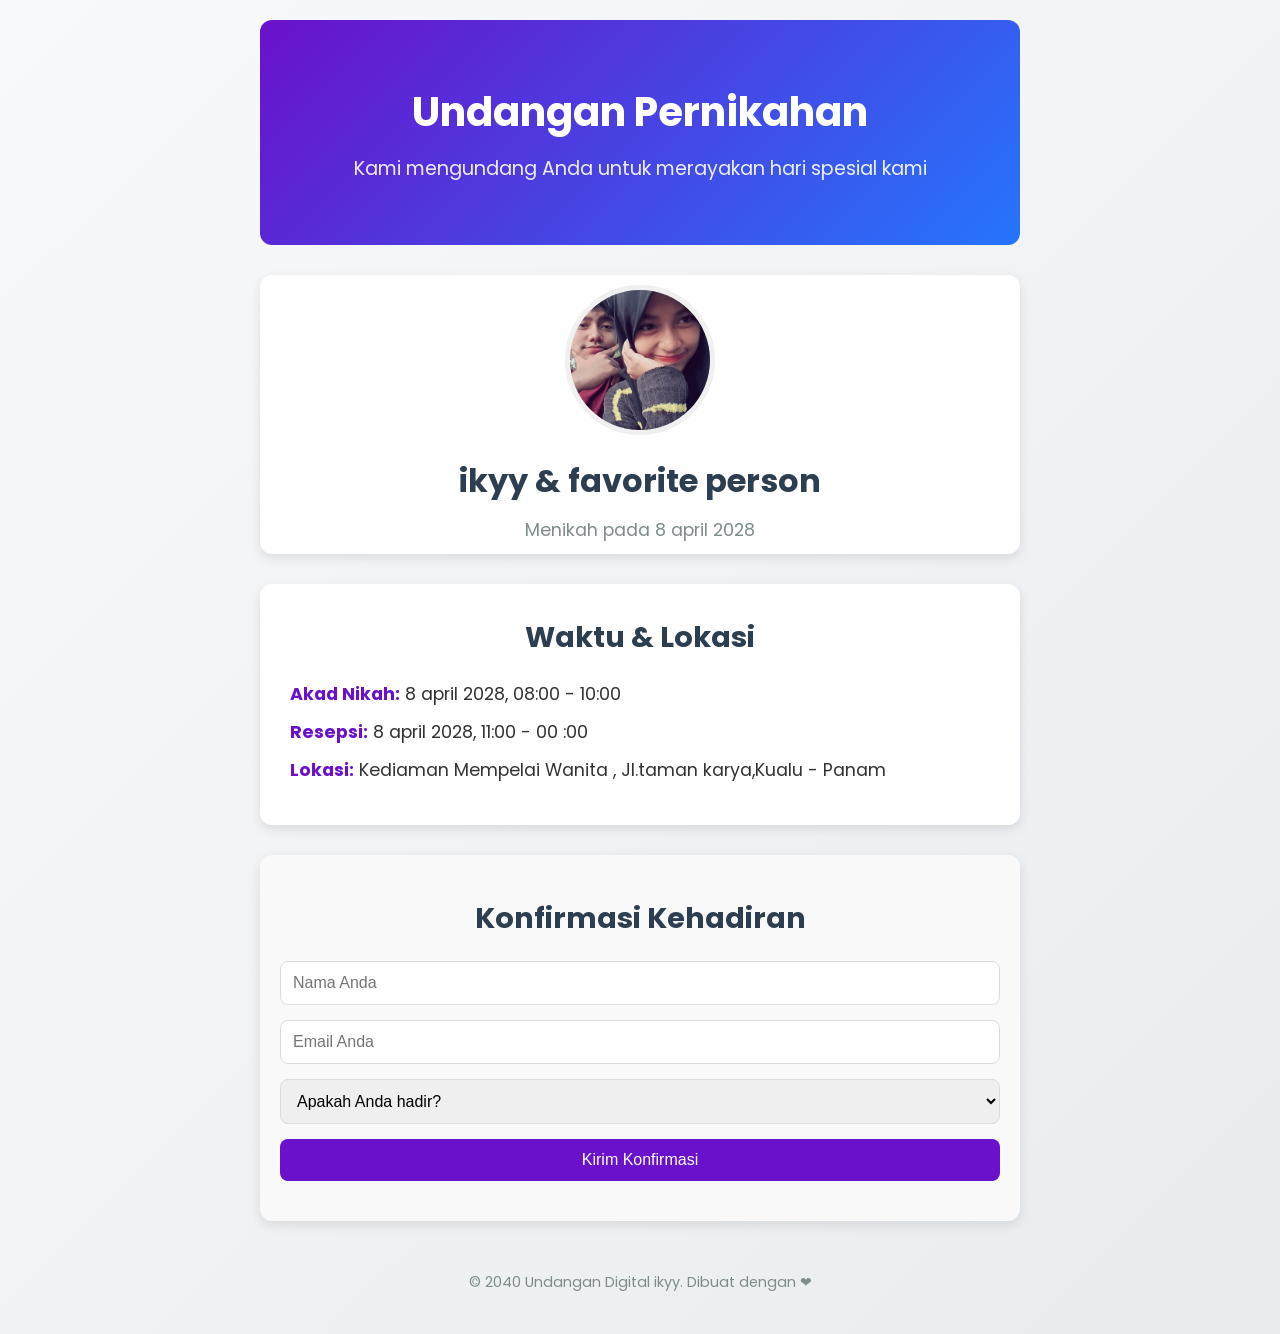
<file: index.html>
<!DOCTYPE html>
<html lang="en">
<head>
<meta charset="UTF-8" />
<meta name="viewport" content="width=device-width,
initial-scale=1.0" />
<title>Undangan Digital</title>
<link rel="stylesheet" href="style.css" />
<link href="https://fonts.googleapis.com/css2?family
=Poppins:wght@300;400;600&display=swap" rel
="stylesheet" />
</head>

<body>
<div class="container">
    <header class="hero">
        <h1>Undangan Pernikahan</h1>
        <p>Kami mengundang Anda untuk merayakan hari spesial
        kami</p>
    </header>

    <section class="couple">
        <div class="photo">
  <img src="ikyy.JPG.png" alt="Foto Pasangan">
</div>
        <h2>ikyy & favorite person</h2>
        <p>Menikah pada 8 april 2028</p>
    </section>

    <section class="event-details">
        <h3>Waktu & Lokasi</h3>
        <p><strong>Akad Nikah:</strong> 8 april 2028, 08:00 -
        10:00</p>
        <p><strong>Resepsi:</strong> 8 april 2028, 11:00 - 00
        :00</p>
        <p><strong>Lokasi:</strong> Kediaman Mempelai Wanita
        , Jl.taman karya,Kualu - Panam</p>
    </section>

    <section class="rsvp" style="padding: 40px 20px; text-align: center; background-color: #f9f9f9;">
    
    <h3>Konfirmasi Kehadiran</h3>

    <form id="rsvpForm" action="https://formspree.io/f/xbdqvvro" method="POST">

    <input type="text" name="Nama" placeholder="Nama Anda" required>

    <input type="email" name="Email" placeholder="Email Anda" required>

    <select name="Kehadiran" required>
        <option value="">Apakah Anda hadir?</option>
        <option value="Hadir">Hadir</option>
        <option value="Tidak Hadir">Tidak Hadir</option>
    </select>

    <button type="submit" id="submitBtn">
        Kirim Konfirmasi
    </button>

    </form>
    </section>

<footer>
    <p>&copy; 2040 Undangan Digital ikyy. Dibuat
    dengan ❤</p>
</footer>
</div>

<!-- <script src="script.js"></script> -->
</body>
</html>
</file>
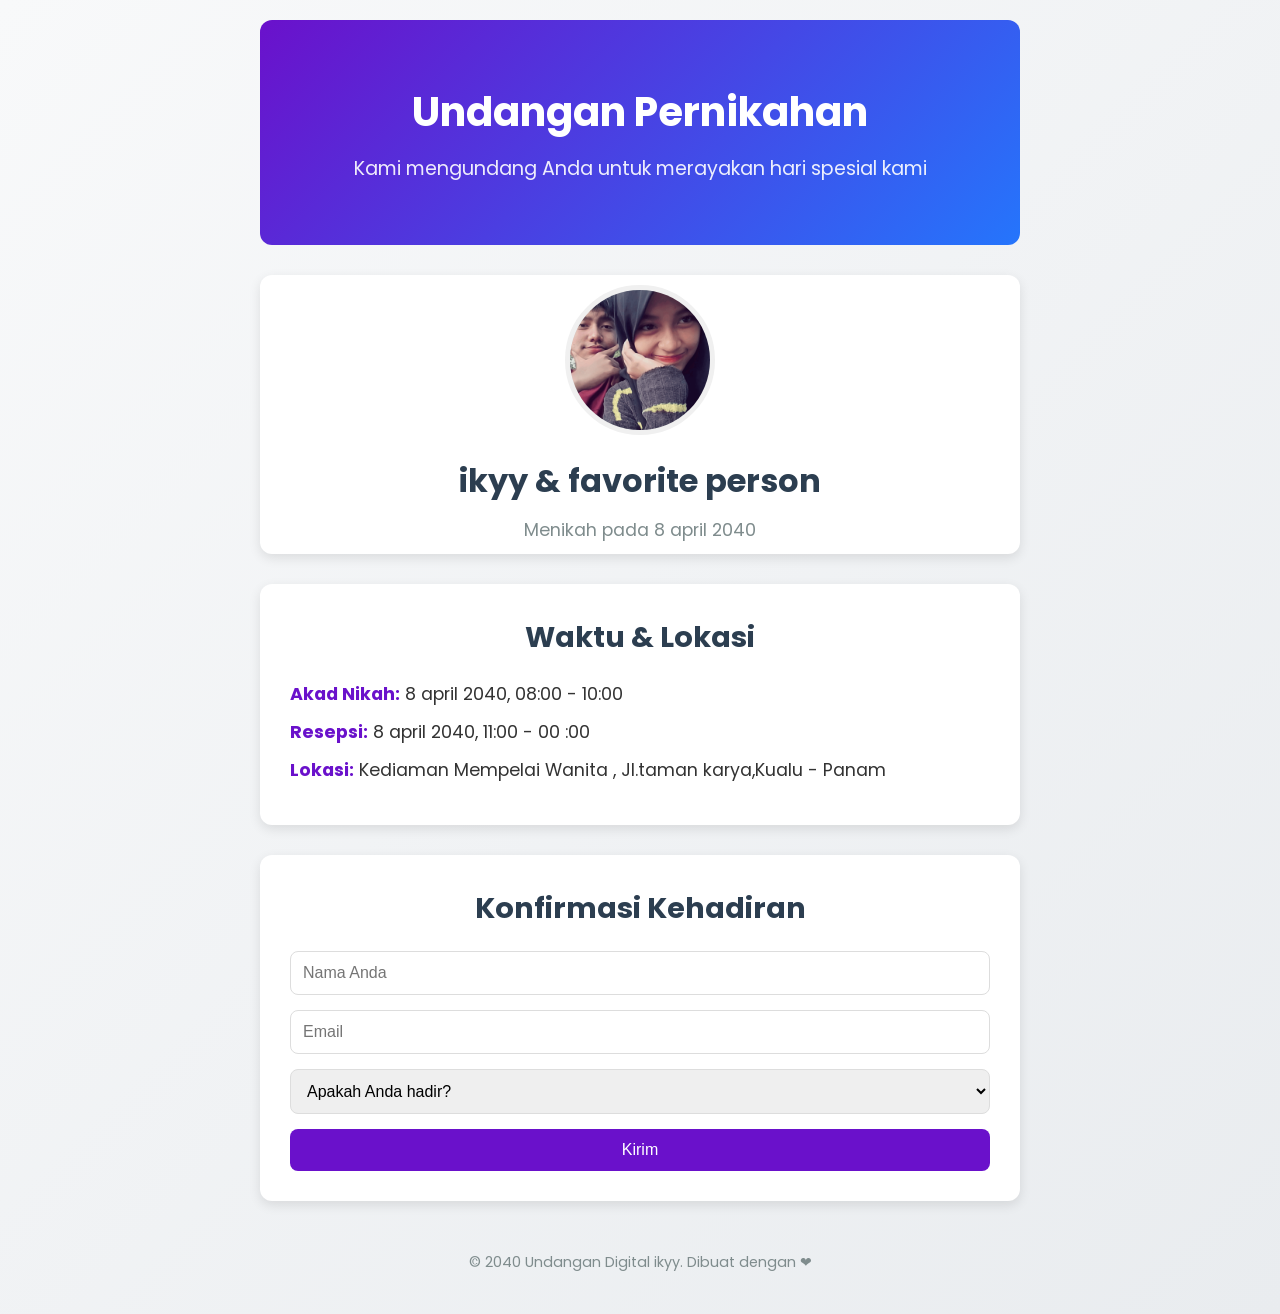
<file: index (2).html>
<!DOCTYPE html>
<html lang="en">
<head>
<meta charset="UTF-8" />
<meta name="viewport" content="width=device-width,
initial-scale=1.0" />
<title>Undangan Digital</title>
<link rel="stylesheet" href="style.css" />
<link href="https://fonts.googleapis.com/css2?family
=Poppins:wght@300;400;600&display=swap" rel
="stylesheet" />
</head>

<body>
<div class="container">
    <header class="hero">
        <h1>Undangan Pernikahan</h1>
        <p>Kami mengundang Anda untuk merayakan hari spesial
        kami</p>
    </header>

    <section class="couple">
        <div class="photo">
  <img src="ikyy.JPG.png" alt="Foto Pasangan">
</div>
        <h2>ikyy & favorite person</h2>
        <p>Menikah pada 8 april 2040</p>
    </section>

    <section class="event-details">
        <h3>Waktu & Lokasi</h3>
        <p><strong>Akad Nikah:</strong> 8 april 2040, 08:00 -
        10:00</p>
        <p><strong>Resepsi:</strong> 8 april 2040, 11:00 - 00
        :00</p>
        <p><strong>Lokasi:</strong> Kediaman Mempelai Wanita
        , Jl.taman karya,Kualu - Panam</p>
    </section>

    <section class="rsvp">
        <h3>Konfirmasi Kehadiran</h3>
        <form id="rsvpForm">
            <input type="text" id="name" placeholder="Nama Anda" required />
            <input type="email" id="email" placeholder="Email"
            required />
            
            <select id="attendance" required>
    <option value="">Apakah Anda hadir?</option>
    <option value="hadir">Hadir</option>
    <option value="tidak hadir">Tidak Hadir</option>
</select>

<button type="submit">Kirim</button>
</form>
</section>

<footer>
    <p>&copy; 2040 Undangan Digital ikyy. Dibuat
    dengan ❤</p>
</footer>
</div>

<script src="script.js"></script>
</body>
</html>
</file>
<file: style.css>
/* Reset & Base Styles */
* {
  margin: 0;
  padding: 0;
  box-sizing: border-box;
}

body {
  font-family: 'Poppins', sans-serif;
  background: linear-gradient(135deg, #f8f9fa, #e9ecef);
  color: #333;
  line-height: 1.6;
}

.container {
  max-width: 800px;
  margin: 0 auto;
  padding: 20px;
}

/* Header Hero */
.hero {
  text-align: center;
  padding: 60px 20px;
  background: linear-gradient(135deg, #6a11cb, #2575fc);
  color: white;
  border-radius: 12px;
  margin-bottom: 30px;
}

.hero h1 {
  font-size: 2.5rem;
  margin-bottom: 10px;
}

.hero p {
  font-size: 1.2rem;
  opacity: 0.9;
}

/* Couple Section */
.couple {
  text-align: center;
  padding: 10px 10px;
  background: white;
  border-radius: 12px;
  box-shadow: 0 4px 12px rgba(0,0,0,0.1);
  margin-bottom: 30px;
}

.couple .photo {
  width: 150px;
  height: 150px;
  background: #ddd;
  border-radius: 50%;
  margin: 0 auto 20px;
  border: 5px solid #f0f0f0;
  background-image: url('https://via.placeholder.com/150');
  background-size: cover;
  background-position: center;
}

.couple h2 {
  font-size: 2rem;
  color: #2c3e50;
  margin-bottom: 10px;
}

.couple p {
  font-size: 1.1rem;
  color: #7f8c8d;
}

/* Event Details */
.event-details {
  background: white;
  padding: 30px;
  border-radius: 12px;
  box-shadow: 0 4px 12px rgba(0,0,0,0.1);
  margin-bottom: 30px;
}

.event-details h3 {
  font-size: 1.8rem;
  color: #2c3e50;
  margin-bottom: 20px;
  text-align: center;
}

.event-details p {
  font-size: 1.1rem;
  margin-bottom: 10px;
}

.event-details strong {
  color: #6a11cb;
}

/* RSVP Form */
.rsvp {
  background: white;
  padding: 30px;
  border-radius: 12px;
  box-shadow: 0 4px 12px rgba(0,0,0,0.1);
  margin-bottom: 30px;
}

.rsvp h3 {
  font-size: 1.8rem;
  color: #2c3e50;
  margin-bottom: 20px;
  text-align: center;
}

#rsvpForm {
  display: flex;
  flex-direction: column;
  gap: 15px;
}

#rsvpForm input,
#rsvpForm select {
  padding: 12px;
  border: 1px solid #ddd;
  border-radius: 8px;
  font-size: 1rem;
}

#rsvpForm button {
  padding: 12px;
  background: #6a11cb;
  color: white;
  border: none;
  border-radius: 8px;
  font-size: 1rem;
  cursor: pointer;
  transition: background 0.3s;
}

#rsvpForm button:hover {
  background: #520ea1;
}

/* Footer */
footer {
  text-align: center;
  padding: 20px;
  color: #7f8c8d;
  font-size: 0.9rem;
}

/* Responsive */
@media (max-width: 600px) {
  .hero h1 {
    font-size: 2rem;
  }

  .hero p {
    font-size: 1rem;
  }

  .couple h2 {
    font-size: 1.8rem;
  }

  .event-details h3,
  .rsvp h3 {
    font-size: 1.5rem;
  }
}
.photo img {
  width: 100%;
  height: 100%;
  object-fit: cover;
  border-radius: 50%;
}
</file>
